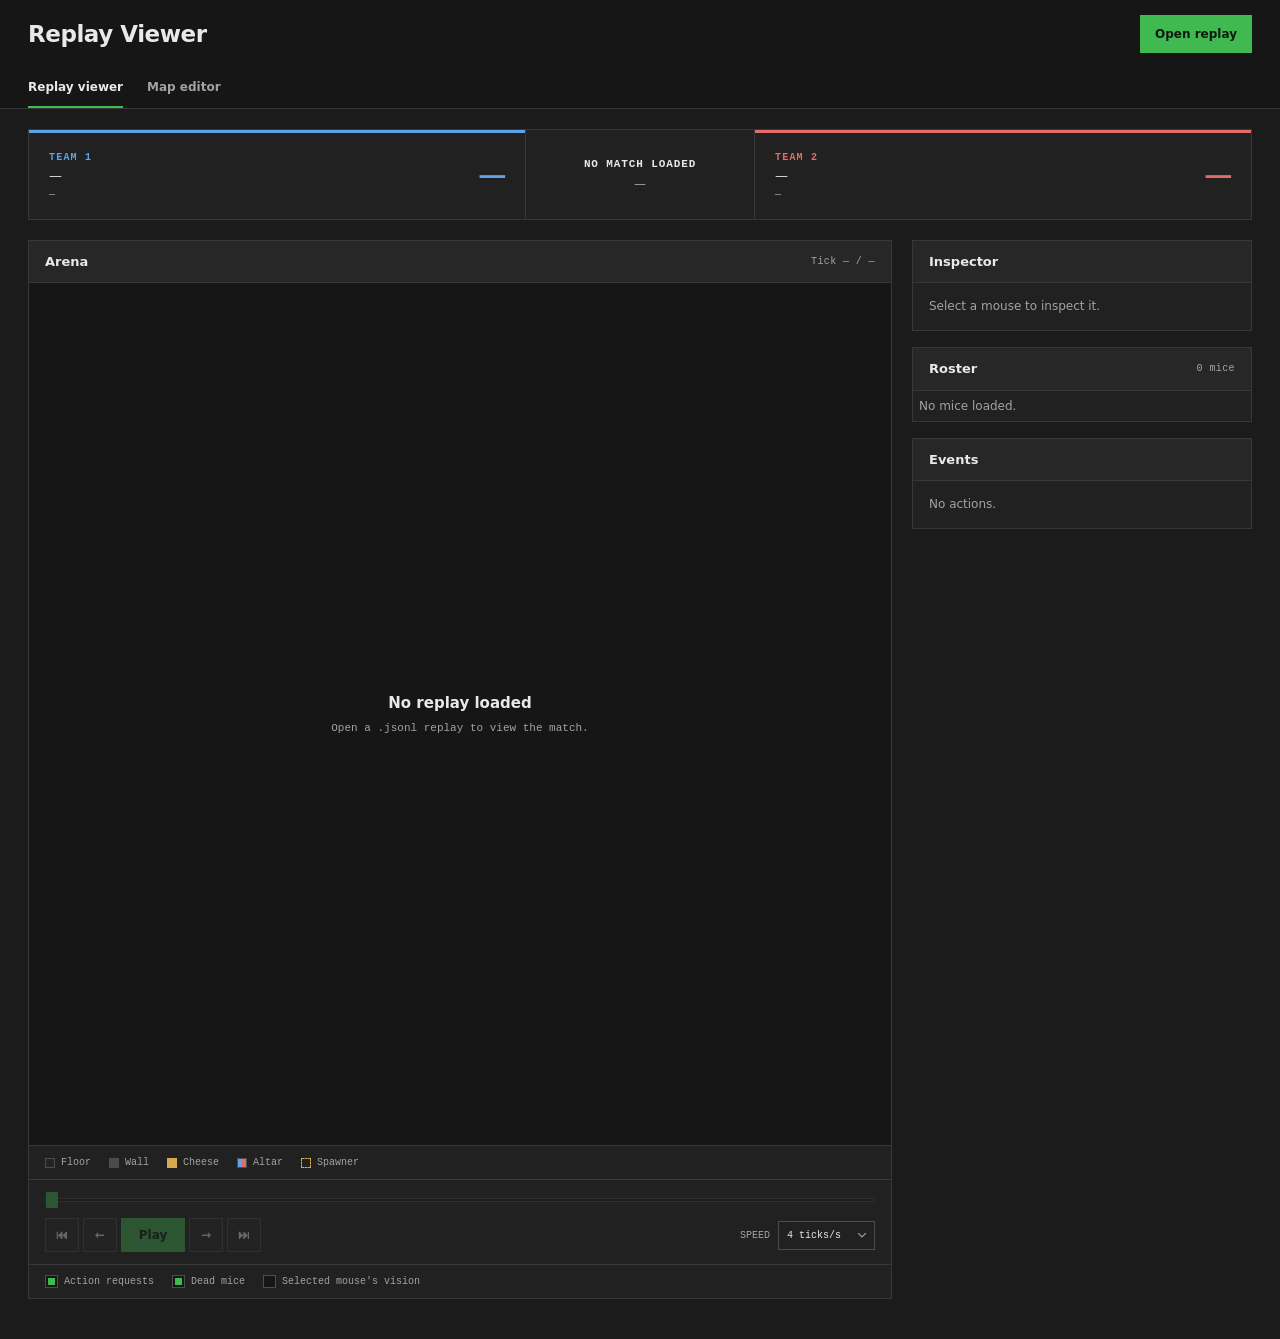
<file: viewer/index.html>
<!doctype html>
<html lang="en">
	<head>
		<meta charset="utf-8" />
		<meta name="viewport" content="width=device-width, initial-scale=1" />
		<title>Replay Viewer</title>
		<link rel="stylesheet" href="style.css" />
		<script defer src="replay.js"></script>
		<script defer src="viewer.js"></script>
	</head>
	<body>
		<header class="topbar">
			<div class="shell topbar-inner">
				<h1>Replay Viewer</h1>
				<button id="open-file" class="button primary" type="button">Open replay</button>
				<input id="file" type="file" accept=".jsonl,.ndjson,.json" class="visually-hidden" />
			</div>
			<nav class="shell app-tabs" aria-label="Viewer tools">
				<a href="index.html" aria-current="page">Replay viewer</a>
				<a href="editor.html">Map editor</a>
			</nav>
		</header>

		<main class="shell">
			<section id="notice" class="notice" role="status"></section>

			<section class="scoreboard" aria-label="Match summary">
				<div class="team team-one">
					<span class="team-label">Team 1</span>
					<strong id="score-one">—</strong>
					<span id="name-one" class="program">—</span>
					<small id="alive-one">—</small>
				</div>
				<div class="match">
					<span id="result" class="result">No match loaded</span>
					<span id="map-name">—</span>
					<small id="recording-status"></small>
				</div>
				<div class="team team-two">
					<span class="team-label">Team 2</span>
					<strong id="score-two">—</strong>
					<span id="name-two" class="program">—</span>
					<small id="alive-two">—</small>
				</div>
			</section>

			<div class="workspace">
				<section class="panel arena-panel" aria-label="Arena replay">
					<div class="panel-heading">
						<h2>Arena</h2>
						<span id="tick-label" class="mono">Tick — / —</span>
					</div>
					<div class="board-wrap">
						<canvas
							id="board"
							width="960"
							height="960"
							aria-label="16 by 16 arena. Select a mouse in the roster to inspect it."
						></canvas>
						<div id="empty" class="empty">
							<p>No replay loaded</p>
							<small>Open a .jsonl replay to view the match.</small>
						</div>
					</div>
					<div class="legend">
						<span><i class="floor"></i>Floor</span>
						<span><i class="wall"></i>Wall</span>
						<span><i class="cheese"></i>Cheese</span>
						<span><i class="altar"></i>Altar</span>
						<span><i class="spawner"></i>Spawner</span>
					</div>
					<div class="transport">
						<input id="timeline" type="range" min="0" max="0" value="0" aria-label="Replay tick" disabled />
						<div class="transport-controls">
							<div class="playback-buttons">
								<button id="first" title="First tick (Home)" aria-label="First tick" disabled>⏮</button>
								<button
									id="previous"
									title="Previous tick (Left arrow)"
									aria-label="Previous tick"
									disabled
								>
									←
								</button>
								<button id="play" class="play" disabled>Play</button>
								<button id="next" title="Next tick (Right arrow)" aria-label="Next tick" disabled>
									→
								</button>
								<button id="last" title="Last tick (End)" aria-label="Last tick" disabled>⏭</button>
							</div>
							<label class="speed"
								>Speed
								<select id="speed">
									<option value="1">1 tick/s</option>
									<option value="4" selected>4 ticks/s</option>
									<option value="10">10 ticks/s</option>
									<option value="30">30 ticks/s</option>
								</select>
							</label>
						</div>
					</div>
					<div class="view-options">
						<label><input id="show-actions" type="checkbox" checked /> Action requests</label>
						<label><input id="show-dead" type="checkbox" checked /> Dead mice</label>
						<label><input id="show-vision" type="checkbox" /> Selected mouse's vision</label>
					</div>
				</section>

				<aside>
					<section class="panel inspector">
						<div class="panel-heading"><h2>Inspector</h2></div>
						<div id="inspection" class="inspection muted">Select a mouse to inspect it.</div>
					</section>
					<section class="panel">
						<div class="panel-heading">
							<h2>Roster</h2>
							<span id="roster-count" class="mono">0 mice</span>
						</div>
						<div id="roster" class="roster muted">No mice loaded.</div>
					</section>
					<section class="panel">
						<div class="panel-heading"><h2>Events</h2></div>
						<div id="events" class="events muted">No actions.</div>
					</section>
				</aside>
			</div>
		</main>
	</body>
</html>
</file>
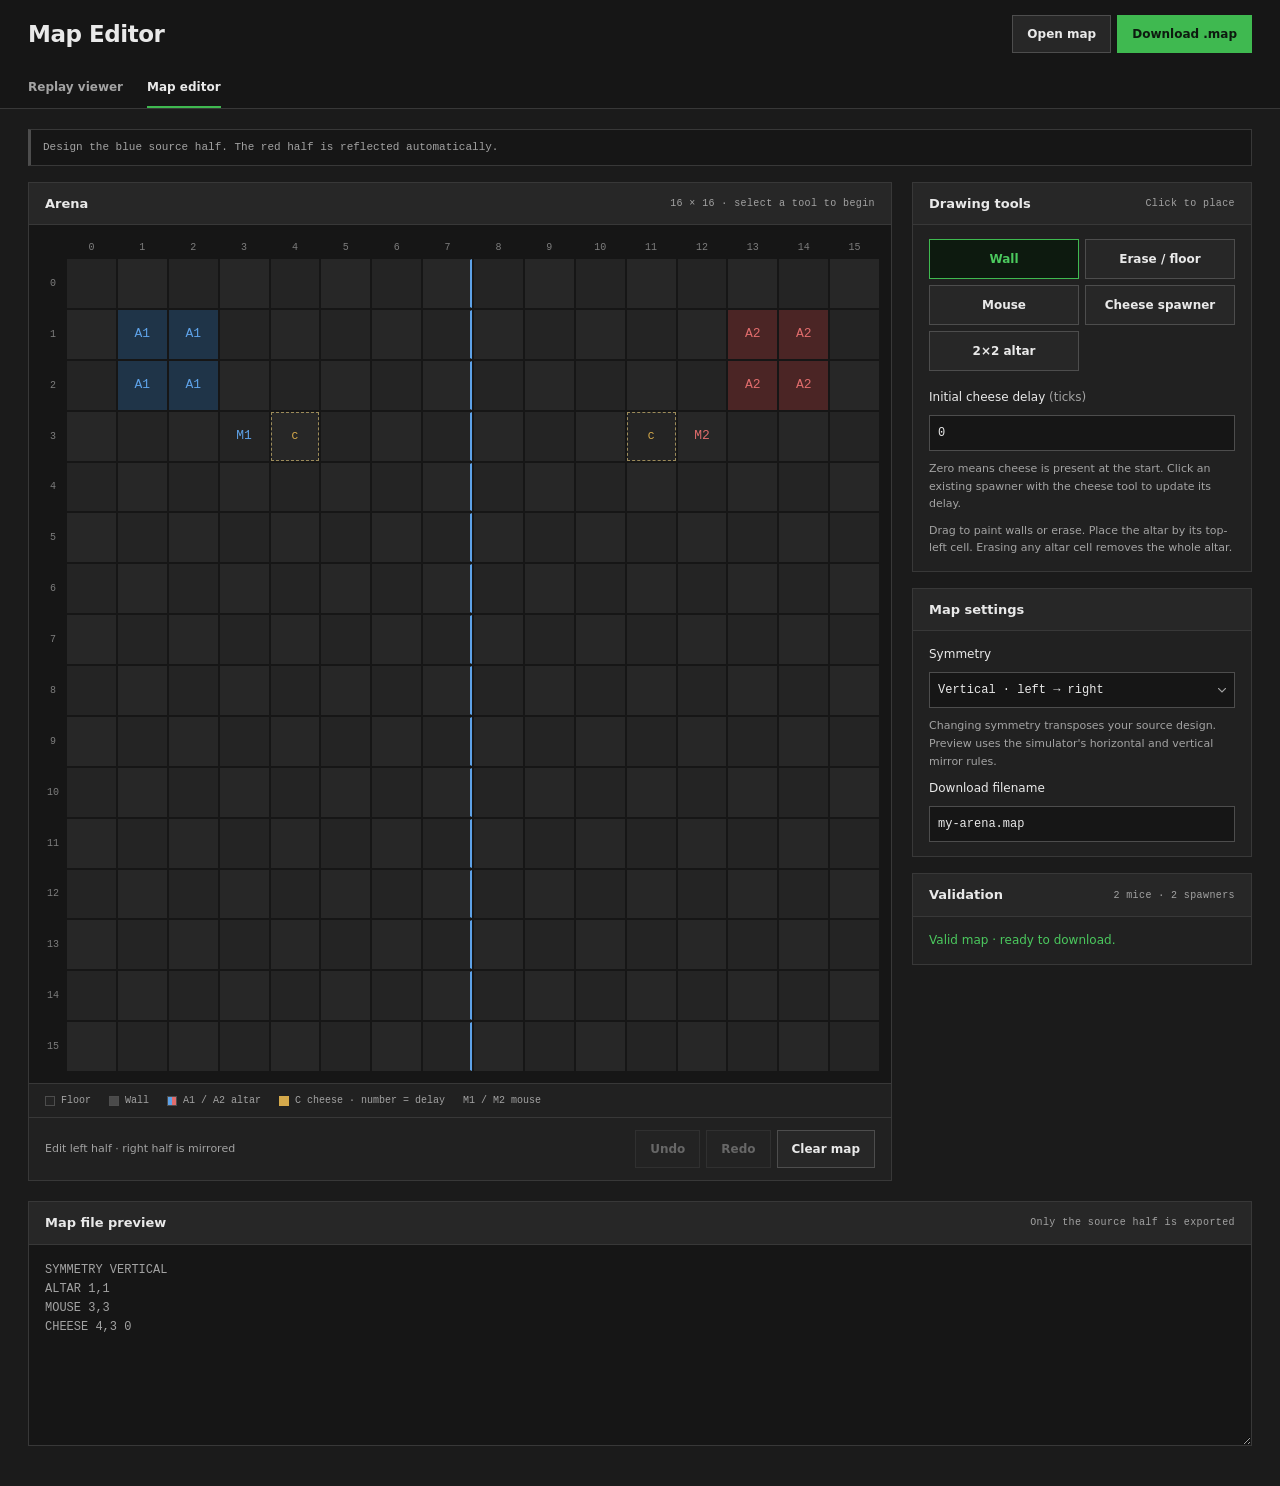
<file: viewer/editor.html>
<!doctype html>
<html lang="en">
	<head>
		<meta charset="utf-8" />
		<meta name="viewport" content="width=device-width, initial-scale=1" />
		<title>Map Editor · LC3 BattleCode</title>
		<link rel="stylesheet" href="style.css" />
		<link rel="stylesheet" href="editor.css" />
		<script defer src="map-format.js"></script>
		<script defer src="editor.js"></script>
	</head>
	<body>
		<header class="topbar">
			<div class="shell topbar-inner">
				<h1>Map Editor</h1>
				<div class="editor-actions">
					<button id="import-map" type="button">Open map</button>
					<button id="download-map" class="button primary" type="button">Download .map</button>
					<input id="map-file" type="file" accept=".map,text/plain" class="visually-hidden" />
				</div>
			</div>
			<nav class="shell app-tabs" aria-label="Viewer tools">
				<a href="index.html">Replay viewer</a>
				<a href="editor.html" aria-current="page">Map editor</a>
			</nav>
		</header>

		<main class="shell">
			<section id="editor-notice" class="notice" role="status">
				Design the blue source half. The red half is reflected automatically.
			</section>
			<div class="workspace">
				<section class="panel arena-panel" aria-label="Map design">
					<div class="panel-heading">
						<h2>Arena</h2>
						<span id="cell-label" class="mono">16 × 16 · select a tool to begin</span>
					</div>
					<div
						id="editor-grid"
						class="editor-grid"
						role="group"
						aria-label="16 by 16 map. Use arrow keys to move and Enter or Space to place the selected tool."
					></div>
					<div class="legend">
						<span><i class="floor"></i>Floor</span>
						<span><i class="wall"></i>Wall</span>
						<span><i class="altar"></i>A1 / A2 altar</span>
						<span><i class="cheese"></i>C cheese · number = delay</span>
						<span>M1 / M2 mouse</span>
					</div>
					<div class="editor-footer">
						<span id="source-label" class="muted"></span>
						<div class="editor-actions">
							<button id="undo" type="button" disabled>Undo</button>
							<button id="redo" type="button" disabled>Redo</button>
							<button id="clear-map" type="button">Clear map</button>
						</div>
					</div>
				</section>

				<aside>
					<section class="panel">
						<div class="panel-heading">
							<h2>Drawing tools</h2>
							<span class="mono">Click to place</span>
						</div>
						<div class="editor-fields">
							<div id="tools" class="tool-grid" role="group" aria-label="Drawing tool">
								<button type="button" data-tool="wall" aria-pressed="true">Wall</button>
								<button type="button" data-tool="erase" aria-pressed="false">Erase / floor</button>
								<button type="button" data-tool="mouse" aria-pressed="false">Mouse</button>
								<button type="button" data-tool="cheese" aria-pressed="false">Cheese spawner</button>
								<button type="button" data-tool="altar" aria-pressed="false">2×2 altar</button>
							</div>
							<label for="cheese-delay">Initial cheese delay <span class="muted">(ticks)</span></label>
							<input id="cheese-delay" type="number" min="0" max="2147483647" step="1" value="0" />
							<p class="editor-help">
								Zero means cheese is present at the start. Click an existing spawner with the cheese
								tool to update its delay.
							</p>
							<p class="editor-help">
								Drag to paint walls or erase. Place the altar by its top-left cell. Erasing any altar
								cell removes the whole altar.
							</p>
						</div>
					</section>
					<section class="panel">
						<div class="panel-heading"><h2>Map settings</h2></div>
						<div class="editor-fields">
							<label for="map-symmetry">Symmetry</label>
							<select id="map-symmetry">
								<option value="VERTICAL">Vertical · left → right</option>
								<option value="HORIZONTAL">Horizontal · top → bottom</option>
							</select>
							<p class="editor-help">
								Changing symmetry transposes your source design. Preview uses the simulator's horizontal
								and vertical mirror rules.
							</p>
							<label for="map-filename">Download filename</label>
							<input
								id="map-filename"
								type="text"
								value="my-arena.map"
								maxlength="100"
								spellcheck="false"
							/>
						</div>
					</section>
					<section class="panel">
						<div class="panel-heading">
							<h2>Validation</h2>
							<span id="map-counts" class="mono"></span>
						</div>
						<div id="map-validation" class="inspection" aria-live="polite"></div>
					</section>
				</aside>
			</div>
			<section class="panel map-output">
				<div class="panel-heading">
					<h2>Map file preview</h2>
					<span class="mono">Only the source half is exported</span>
				</div>
				<textarea id="map-source" readonly spellcheck="false" aria-label="Generated map file"></textarea>
			</section>
		</main>
	</body>
</html>
</file>
<file: viewer/style.css>
/* ---------------------------------------------------------------
   Replay Viewer
   Flat dark grey UI. Square corners. Red / blue teams, green actions.
   --------------------------------------------------------------- */

:root {
	color-scheme: dark;
	--bg: #1b1b1b;
	--bg-deep: #161616;
	--panel: #212121;
	--panel-raised: #272727;
	--border: #383838;
	--border-strong: #4d4d4d;
	--text: #e9e9e9;
	--muted: #a3a3a3;
	--dim: #7d7d7d;
	--blue: #5ea2e8;
	--blue-dark: #1f3448;
	--red: #e06c6c;
	--red-dark: #4b2525;
	--green: #3fb950;
	--green-bright: #4bc95e;
	--green-dark: #0d1a0f;
	--gold: #d4a94b;
	--sans: ui-sans-serif, system-ui, -apple-system, 'Segoe UI', sans-serif;
	--mono: ui-monospace, SFMono-Regular, Menlo, Consolas, 'Liberation Mono', monospace;
}

* {
	box-sizing: border-box;
}

body {
	margin: 0;
	min-height: 100vh;
	background: var(--bg);
	color: var(--text);
	font-family: var(--sans);
	font-size: 14px;
	line-height: 1.5;
}

h1,
h2,
p {
	margin: 0;
}

button,
.button,
select,
input {
	border-radius: 0;
	font: inherit;
}

button,
.button,
select {
	border: 1px solid var(--border-strong);
	background: var(--panel-raised);
	color: var(--text);
	cursor: pointer;
}

button,
.button {
	padding: 9px 14px;
	font-size: 12px;
	font-weight: 600;
}

button:hover:not(:disabled),
.button:hover,
select:hover {
	background: #303030;
	border-color: #606060;
}

.button.primary {
	border-color: var(--green);
	background: var(--green);
	color: var(--green-dark);
	font-weight: 700;
}

.button.primary:hover {
	border-color: var(--green-bright);
	background: var(--green-bright);
}

button:disabled {
	opacity: 0.35;
	cursor: default;
}

button:focus-visible,
select:focus-visible,
input:focus-visible,
.button:focus-within {
	outline: 2px solid var(--text);
	outline-offset: 2px;
}

.visually-hidden {
	position: absolute;
	width: 1px;
	height: 1px;
	padding: 0;
	margin: -1px;
	overflow: hidden;
	clip: rect(0, 0, 0, 0);
	white-space: nowrap;
	border: 0;
}

/* Layout --------------------------------------------------------- */

.shell {
	max-width: 1400px;
	margin: 0 auto;
	padding-right: 28px;
	padding-left: 28px;
}

.topbar {
	background: var(--bg-deep);
	border-bottom: 1px solid var(--border);
}

.app-tabs {
	display: flex;
	gap: 24px;
}

.app-tabs a {
	padding: 10px 0;
	border-bottom: 2px solid transparent;
	color: var(--muted);
	font-size: 12px;
	font-weight: 600;
	text-decoration: none;
}

.app-tabs a:hover {
	color: var(--text);
}

.app-tabs a[aria-current='page'] {
	border-bottom-color: var(--green);
	color: var(--text);
}

.app-tabs a:focus-visible {
	outline: 2px solid var(--text);
	outline-offset: -2px;
}

.topbar-inner {
	display: flex;
	align-items: center;
	justify-content: space-between;
	gap: 20px;
	min-height: 68px;
}

h1 {
	font-size: 23px;
	font-weight: 600;
	letter-spacing: -0.02em;
}

main {
	padding-top: 20px;
	padding-bottom: 40px;
}

/* Status line ---------------------------------------------------- */

.notice {
	margin-bottom: 16px;
	padding: 9px 12px;
	border: 1px solid var(--border);
	border-left: 3px solid var(--border-strong);
	background: var(--bg-deep);
	color: var(--muted);
	font-family: var(--mono);
	font-size: 11px;
	line-height: 1.5;
	overflow-wrap: anywhere;
}

.notice:empty {
	display: none;
}

.notice.error {
	border-left-color: var(--red);
	color: #efb2b2;
}

body.dragging .board-wrap {
	outline: 2px solid var(--green);
	outline-offset: -2px;
}

/* Scoreboard ----------------------------------------------------- */

.scoreboard {
	display: grid;
	grid-template-columns: 1fr auto 1fr;
	margin-bottom: 20px;
	border: 1px solid var(--border);
	background: var(--panel);
}

.team {
	display: grid;
	grid-template-columns: 1fr auto;
	gap: 1px 18px;
	padding: 17px 20px;
	border-top: 3px solid transparent;
}

.team-one {
	border-top-color: var(--blue);
}

.team-two {
	border-top-color: var(--red);
}

.team-label {
	grid-column: 1;
	font-family: var(--mono);
	font-size: 10px;
	font-weight: 700;
	letter-spacing: 0.12em;
	text-transform: uppercase;
}

.team-one .team-label,
.team-one strong {
	color: var(--blue);
}

.team-two .team-label,
.team-two strong {
	color: var(--red);
}

.team strong {
	grid-row: 1 / 4;
	grid-column: 2;
	align-self: center;
	font-family: var(--mono);
	font-size: 42px;
	font-weight: 500;
	line-height: 1;
	font-variant-numeric: tabular-nums;
}

.program {
	grid-column: 1;
	overflow: hidden;
	font-size: 13px;
	text-overflow: ellipsis;
	white-space: nowrap;
}

.team small {
	grid-column: 1;
	color: var(--muted);
	font-family: var(--mono);
	font-size: 10px;
}

.match {
	display: flex;
	flex-direction: column;
	align-items: center;
	justify-content: center;
	gap: 3px;
	min-width: 230px;
	padding: 17px 26px;
	border-right: 1px solid var(--border);
	border-left: 1px solid var(--border);
	text-align: center;
}

.result {
	font-family: var(--mono);
	font-size: 11px;
	font-weight: 700;
	letter-spacing: 0.08em;
	text-transform: uppercase;
}

.result.win-one {
	color: var(--blue);
}

.result.win-two {
	color: var(--red);
}

#map-name {
	max-width: 100%;
	overflow: hidden;
	color: var(--muted);
	font-size: 12px;
	text-overflow: ellipsis;
	white-space: nowrap;
}

#recording-status {
	color: var(--dim);
	font-family: var(--mono);
	font-size: 10px;
}

#recording-status:empty {
	display: none;
}

/* Workspace ------------------------------------------------------ */

.workspace {
	display: grid;
	grid-template-columns: minmax(0, 1fr) 340px;
	gap: 20px;
	align-items: start;
}

.panel {
	min-width: 0;
	border: 1px solid var(--border);
	background: var(--panel);
}

.panel-heading {
	display: flex;
	align-items: center;
	justify-content: space-between;
	gap: 12px;
	padding: 11px 16px;
	border-bottom: 1px solid var(--border);
	background: var(--panel-raised);
}

.panel-heading h2 {
	font-size: 13px;
	font-weight: 600;
}

.mono {
	color: var(--muted);
	font-family: var(--mono);
	font-size: 10px;
	letter-spacing: 0.04em;
}

/* Arena ---------------------------------------------------------- */

.board-wrap {
	position: relative;
	background: var(--bg-deep);
}

canvas {
	display: block;
	width: 100%;
	height: auto;
	aspect-ratio: 1;
	touch-action: manipulation;
}

.empty {
	position: absolute;
	inset: 0;
	display: flex;
	flex-direction: column;
	align-items: center;
	justify-content: center;
	gap: 5px;
	padding: 20px;
	background: var(--bg-deep);
	text-align: center;
}

.empty p {
	font-size: 15px;
	font-weight: 600;
}

.empty small {
	color: var(--muted);
	font-family: var(--mono);
	font-size: 11px;
}

.legend {
	display: flex;
	flex-wrap: wrap;
	gap: 8px 18px;
	padding: 9px 16px;
	border-top: 1px solid var(--border);
	color: var(--muted);
	font-family: var(--mono);
	font-size: 10px;
}

.legend > span {
	display: flex;
	align-items: center;
	gap: 6px;
}

.legend i {
	position: relative;
	display: inline-block;
	width: 10px;
	height: 10px;
	border: 1px solid var(--border-strong);
}

.legend .floor {
	background: #242424;
}

.legend .wall {
	background: #4a4a4a;
}

.legend .cheese {
	border-color: var(--gold);
	background: var(--gold);
}

.legend .altar {
	background: var(--blue);
}

.legend .altar::after {
	position: absolute;
	inset: 0 0 0 50%;
	background: var(--red);
	content: '';
}

.legend .spawner {
	border: 1px dashed var(--gold);
	background: transparent;
}

/* Transport ------------------------------------------------------ */

.transport {
	display: flex;
	flex-direction: column;
	gap: 10px;
	padding: 12px 16px;
	border-top: 1px solid var(--border);
}

.transport-controls {
	display: flex;
	align-items: center;
	justify-content: space-between;
	gap: 12px;
	flex-wrap: wrap;
}

.playback-buttons {
	display: flex;
	gap: 4px;
}

.playback-buttons button {
	min-width: 34px;
	padding: 7px 10px;
}

.playback-buttons .play {
	min-width: 64px;
	border-color: var(--green);
	background: var(--green);
	color: var(--green-dark);
	font-weight: 700;
}

.playback-buttons .play:hover:not(:disabled) {
	border-color: var(--green-bright);
	background: var(--green-bright);
}

.speed {
	display: flex;
	align-items: center;
	gap: 8px;
	margin-left: auto;
	color: var(--muted);
	font-family: var(--mono);
	font-size: 10px;
	text-transform: uppercase;
}

select {
	padding: 6px 26px 6px 8px;
	border-color: var(--border-strong);
	background-color: var(--panel);
	background-image: url("data:image/svg+xml,%3Csvg xmlns='http://www.w3.org/2000/svg' width='8' height='5' viewBox='0 0 8 5'%3E%3Cpath d='M0 0l4 4 4-4' fill='none' stroke='%23a3a3a3' stroke-width='1.2'/%3E%3C/svg%3E");
	background-repeat: no-repeat;
	background-position: right 8px center;
	color: var(--text);
	font-family: var(--mono);
	font-size: 10px;
	appearance: none;
}

#timeline {
	width: 100%;
	height: 16px;
	margin: 0;
	background: transparent;
	cursor: pointer;
	appearance: none;
}

#timeline::-webkit-slider-runnable-track {
	height: 4px;
	border: 1px solid var(--border-strong);
	background: var(--bg-deep);
}

#timeline::-webkit-slider-thumb {
	width: 12px;
	height: 16px;
	margin-top: -7px;
	border: 1px solid var(--green);
	border-radius: 0;
	background: var(--green);
	appearance: none;
}

#timeline::-moz-range-track {
	height: 4px;
	border: 1px solid var(--border-strong);
	border-radius: 0;
	background: var(--bg-deep);
}

#timeline::-moz-range-thumb {
	width: 12px;
	height: 16px;
	border: 1px solid var(--green);
	border-radius: 0;
	background: var(--green);
}

#timeline:disabled {
	cursor: default;
	opacity: 0.35;
}

.view-options {
	display: flex;
	flex-wrap: wrap;
	gap: 10px 18px;
	padding: 9px 16px;
	border-top: 1px solid var(--border);
	color: var(--muted);
	font-family: var(--mono);
	font-size: 10px;
}

.view-options label {
	display: flex;
	align-items: center;
	gap: 6px;
}

input[type='checkbox'] {
	display: inline-grid;
	place-content: center;
	width: 13px;
	height: 13px;
	margin: 0;
	border: 1px solid var(--border-strong);
	background: var(--bg-deep);
	cursor: pointer;
	appearance: none;
}

input[type='checkbox']::before {
	width: 7px;
	height: 7px;
	background: var(--green);
	content: '';
	transform: scale(0);
}

input[type='checkbox']:checked::before {
	transform: scale(1);
}

/* Side panels ---------------------------------------------------- */

aside {
	display: flex;
	flex-direction: column;
	gap: 16px;
}

.inspection,
.events {
	padding: 14px 16px;
	font-size: 12px;
	line-height: 1.6;
}

.muted {
	color: var(--muted);
}

.inspection h3 {
	margin: 0 0 10px;
	font-size: 16px;
	font-weight: 600;
}

.inspection dl {
	display: grid;
	grid-template-columns: 1fr auto;
	gap: 6px 12px;
	margin: 0;
}

.inspection dt {
	color: var(--muted);
}

.vm-inspection {
	margin-top: 16px;
	padding-top: 14px;
	border-top: 1px solid var(--border);
}

.vm-inspection p {
	margin-bottom: 10px;
}

.inspection dd {
	margin: 0;
	overflow-wrap: anywhere;
	text-align: right;
	font-family: var(--mono);
	font-size: 11px;
}

.roster {
	max-height: 320px;
	padding: 6px;
	overflow: auto;
	font-size: 12px;
}

.roster-row {
	display: grid;
	grid-template-columns: 9px 1fr auto;
	gap: 9px;
	width: 100%;
	align-items: center;
	padding: 8px 9px;
	border: 1px solid transparent;
	background: transparent;
	text-align: left;
	font-size: 12px;
	font-weight: 400;
}

.roster-row:hover:not(:disabled) {
	border-color: var(--border);
	background: var(--panel-raised);
}

.roster-row.selected {
	border-color: var(--border-strong);
	background: #2b2b2b;
}

.roster-row.dead {
	opacity: 0.55;
}

.dot {
	width: 8px;
	height: 8px;
}

.roster-row small {
	color: var(--muted);
	font-family: var(--mono);
	font-size: 10px;
}

.events {
	max-height: 360px;
	overflow: auto;
}

.event {
	padding: 8px 0;
	border-bottom: 1px solid var(--border);
	font-family: var(--mono);
	font-size: 11px;
	line-height: 1.5;
	overflow-wrap: anywhere;
}

.event:last-child {
	border-bottom: 0;
}

.event.death {
	color: #efb2b2;
}

.event.score {
	color: #8fd99a;
}

.hidden {
	display: none !important;
}

/* Responsive ----------------------------------------------------- */

@media (min-width: 1250px) {
	.arena-panel {
		max-width: 900px;
	}
}

@media (max-width: 1100px) {
	.workspace {
		grid-template-columns: minmax(0, 1fr) 300px;
	}

	.program {
		max-width: 180px;
	}

	.team {
		padding: 14px 16px;
	}

	.team strong {
		font-size: 36px;
	}
}

@media (max-width: 820px) {
	.shell {
		padding-right: 16px;
		padding-left: 16px;
	}

	.topbar-inner {
		min-height: 60px;
	}

	main {
		padding-top: 16px;
		padding-bottom: 28px;
	}

	.workspace {
		grid-template-columns: 1fr;
	}

	aside {
		display: grid;
		grid-template-columns: 1fr 1fr;
	}

	aside .panel:last-child {
		grid-column: 1 / -1;
	}

	.scoreboard {
		grid-template-columns: 1fr 1fr;
	}

	.match {
		grid-row: 2;
		grid-column: 1 / -1;
		flex-direction: row;
		flex-wrap: wrap;
		min-width: 0;
		padding: 10px 16px;
		border-top: 1px solid var(--border);
		border-right: 0;
		border-left: 0;
	}

	.team-two {
		border-left: 1px solid var(--border);
	}

	.team strong {
		font-size: 32px;
	}

	.program {
		max-width: 200px;
	}
}

@media (max-width: 520px) {
	aside {
		display: flex;
	}

	.topbar-inner {
		gap: 12px;
	}

	h1 {
		font-size: 20px;
	}

	.button,
	button {
		padding: 8px 12px;
	}

	.team {
		gap: 1px 8px;
		padding: 12px;
	}

	.team strong {
		font-size: 28px;
	}

	.program {
		max-width: 110px;
	}

	.legend {
		gap: 7px 12px;
	}

	.speed {
		margin-left: 0;
	}

	.playback-buttons button {
		min-width: 32px;
		padding: 7px 8px;
	}

	.playback-buttons .play {
		min-width: 58px;
	}
}
</file>
<file: viewer/editor.css>
.editor-actions {
	display: flex;
	flex-wrap: wrap;
	gap: 6px;
}

.editor-grid {
	display: grid;
	grid-template-columns: 24px repeat(16, minmax(0, 1fr));
	gap: 2px;
	padding: 12px;
	background: var(--bg-deep);
	user-select: none;
	touch-action: none;
}

.grid-axis {
	display: grid;
	place-items: center;
	min-height: 20px;
	color: var(--dim);
	font-family: var(--mono);
	font-size: 10px;
}

.editor-cell {
	position: relative;
	display: flex;
	flex-direction: column;
	align-items: center;
	justify-content: center;
	gap: 1px;
	min-width: 0;
	aspect-ratio: 1;
	padding: 0;
	border: 1px solid transparent;
	background: #242424;
	font-family: var(--mono);
	font-size: clamp(8px, 1.2vw, 13px);
	line-height: 1.1;
	font-weight: 500;
}

.editor-cell.alternate {
	background: #272727;
}

.editor-cell.wall {
	background: #4a4a4a;
	box-shadow: inset 0 3px #565656;
}

.editor-cell.altar-one {
	background: var(--blue-dark);
	color: var(--blue);
}

.editor-cell.altar-two {
	background: var(--red-dark);
	color: var(--red);
}

.editor-cell.mouse-one {
	color: var(--blue);
}

.editor-cell.mouse-two {
	color: var(--red);
}

.cell-cheese {
	color: var(--gold);
	font-size: 0.85em;
}

.editor-cell.spawner {
	border: 1px dashed #9c8b5a;
}

.editor-cell:disabled {
	opacity: 1;
	cursor: default;
}

.editor-cell.source-edge-x {
	border-right: 2px solid var(--blue);
}

.editor-cell.source-edge-y {
	border-bottom: 2px solid var(--blue);
}

.editor-cell:hover:not(:disabled) {
	outline: 1px solid var(--green);
	outline-offset: -1px;
	background: #303b31;
}

.editor-cell:focus-visible {
	z-index: 1;
	outline-offset: 0;
}

.editor-footer {
	display: flex;
	align-items: center;
	justify-content: space-between;
	flex-wrap: wrap;
	gap: 12px;
	padding: 12px 16px;
	border-top: 1px solid var(--border);
	font-size: 11px;
}

.editor-fields {
	display: flex;
	flex-direction: column;
	gap: 9px;
	padding: 14px 16px;
}

.editor-fields label {
	font-size: 12px;
}

.editor-fields input,
.editor-fields select {
	width: 100%;
	min-width: 0;
	padding: 8px;
	border: 1px solid var(--border-strong);
	background-color: var(--bg-deep);
	color: var(--text);
	font-family: var(--mono);
	font-size: 12px;
}

.editor-fields select {
	padding-right: 26px;
}

.editor-help {
	color: var(--muted);
	font-size: 11px;
	line-height: 1.6;
}

.tool-grid {
	display: grid;
	grid-template-columns: 1fr 1fr;
	gap: 6px;
	margin-bottom: 8px;
}

.tool-grid button {
	padding: 10px 6px;
}

.tool-grid button[aria-pressed='true'] {
	border-color: var(--green);
	background: var(--green-dark);
	color: var(--green-bright);
}

#map-validation ul {
	margin: 0;
	padding-left: 18px;
	color: #efb2b2;
}

#map-validation.valid {
	color: var(--green-bright);
}

.map-output {
	margin-top: 20px;
}

#map-source {
	display: block;
	width: 100%;
	min-height: 200px;
	padding: 16px;
	border: 0;
	border-radius: 0;
	background: var(--bg-deep);
	color: var(--muted);
	font-family: var(--mono);
	font-size: 12px;
	line-height: 1.6;
	resize: vertical;
}

#map-source:focus-visible {
	outline: 2px solid var(--text);
	outline-offset: -2px;
}

@media (max-width: 520px) {
	.topbar-inner {
		flex-wrap: wrap;
		padding-top: 12px;
		padding-bottom: 12px;
	}

	.editor-grid {
		grid-template-columns: 18px repeat(16, minmax(0, 1fr));
		gap: 1px;
		padding: 6px;
	}

	.editor-cell {
		font-size: 8px;
	}
}
</file>
